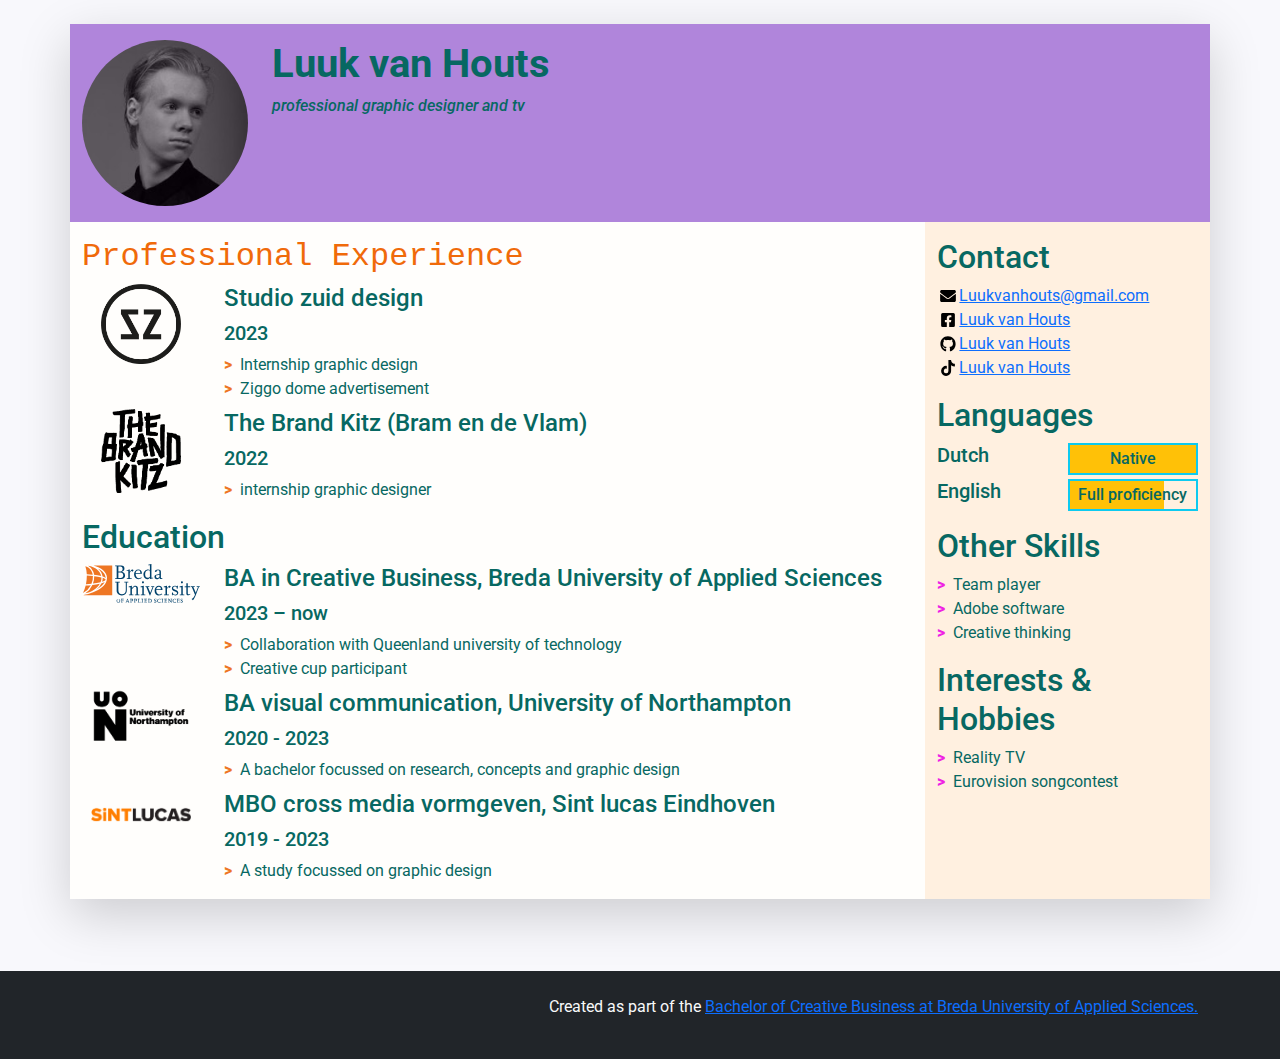
<file: index.html>
<!doctype html>
<html class="h-100" lang="en">
  
  <!-- An HTML document always starts with a "head", i.e. information about the page that isn't directly visible -->
  <head>
    <meta charset="utf-8">
    <meta name="viewport" content="width=device-width, initial-scale=1, shrink-to-fit=no">

    <!-- Links to the CSS styles from Bootstrap. -->
    <!-- -->
    <link href="https://cdn.jsdelivr.net/npm/bootstrap@5.3.3/dist/css/bootstrap.min.css" rel="stylesheet" integrity="sha384-QWTKZyjpPEjISv5WaRU9OFeRpok6YctnYmDr5pNlyT2bRjXh0JMhjY6hW+ALEwIH" crossorigin="anonymous">
    <!-- -->

    <!-- Links to our additional CSS styles -->
    <link rel="stylesheet" href="css/styles.css">
    <link href="newcss.css" rel="stylesheet" type="text/css">
<title>Luuk van Houts's Resumé</title>
  </head>
  <!-- End of the head -->

  <!-- Start of the body, which contains everything visible on the page -->
  <body class="d-flex flex-column h-100 justify-content-between">

    <!--
      We use a Bootstrap container to align contents.
      The "container" class can be replaced by "container-fluid" to make a full width page.
      The "my-sm-4" class adds a margin (m) vertical (y) at sizes small (-sm-) and above, of 4 x 6 pixels
      The "resume-container" class doesn't come from Bootstrap, you can use it for your own styles
    -->
    <div class="container shadow-lg my-sm-4 resume-container">

      <!--
        <header> is a semantic element: it works exactly like <div>, but it gives information about the role of the code below.
        The "row" class is used for the Bootstrap grid.
      -->
      <header class="row resume-header justify-content-center">
        <!--
          A container to wrap around the portrait and align it. We use Bootstrap grid columns.
          This constrains the portrait to columns of decreasing sizes
        -->
        <div class="portrait-container col-5 col-sm-4 col-md-3 col-lg-2">
          <!--
            "w-100" makes sure the image takes the full width of the column it's in
            "rounded-circle" cuts a circle around the image
          -->
          <img class="w-100 rounded-circle my-3" src="images/luukvanhouts.jpeg" alt="Portrait of Luuk van Houts" width="160">
        </div>
        <!--
          A container to wrap around your name and tagline. Full-width at small size, then columns of increasing size.
        -->
        <div class="col-12 col-sm-8 col-md-9 col-lg-10 my-3 header-content">
          <h1 class="fw-bolder">Luuk van Houts</h1>
          <h6 class="fst-italic tagline">professional graphic designer and tv</h6>
        </div>
      </header>

      <!--
        Another row in the Bootstrap grid, for the rest of the résumé.
        Biography and other details will be on top of each other at sizes XS and S, then next to each other.
        Use the "flex-row-reverse" class here to swap the columns around.
      -->
      <div class="row resume-bottom">

        <!--
          <main> is another semantic element. It will contain biographical info (professional experience and education).
        -->
        <main class="col-md-7 col-lg-8 col-xl-9 resume-main">

          <!--
            <section> is yet another semantic element. The first one is for professional experience.
          -->
          <section class="my-3 biography-section">
			  <p class="thenewone">
			  <h2 class="thenewone">Professional Experience</h2>
            <!--
              Each list item (li) in the unordered list (ul) below will be one job.
              "list-unstyled" is a class that hides the bullet points of a list.
            -->
            <ul class="biography-list list-unstyled">

              <!-- Top item (generally the latest or most relevant) in professional experience -->
              <li class="biography-item row mb-2">
                <!-- We're using a grid inside a grid so we can align logos and text -->
                <div class="logo-container col-3 col-sm-2 col-md-3 col-lg-2">
                  <img class="biography-logo mw-100 d-block mx-auto" src="images/schools/studiozuid.png" alt="sz logo" width="80">
                </div>
                <div class="biography-contents col-9 col-sm-10 col-md-9 col-lg-10">
                  <h4>Studio zuid design</h4>
                  <h5>2023</h5>
                  <!-- Use the list below to talk about your achievements -->
                  <ul class="biography-details list-unstyled">
                    <li>Internship graphic design</li>
					  <li>Ziggo dome advertisement</li>
                  </ul>
                </div>
              </li>

              <!-- 2nd item in professional experience -->
              <li class="biography-item row mb-2">
                <div class="logo-container col-3 col-sm-2 col-md-3 col-lg-2">
                <!-- We're using a grid inside a grid so we can align logos and text -->
                  <img class="biography-logo mw-100 d-block mx-auto" src="images/schools/logo-tbk.png" alt="The brand kitz logo" width="80">
                </div>
                <div class="biography-contents col-9 col-sm-10 col-md-9 col-lg-10">
                  <h4>The Brand Kitz (Bram en de Vlam)&nbsp;</h4>
                  <h5>2022</h5>
				<ul class="biography-details list-unstyled">
					<li>internship graphic designer&nbsp;</li>
				</ul>
					
                  <!-- This entry doesn't have a list of achievements, but you can copy-paste the one from above -->
                </div>
              </li>

            </ul>
          </section>

          <!-- We're done with jobs, let's move on to schools -->

          <section class="my-3 biography-section">
            <h2>Education</h2>
            <ul class="biography-list list-unstyled">

              <!-- Top item in education. And by "top", I mean a Bachelor in Creative Business at BUas. -->
              <li class="biography-item row mb-2">
                <div class="logo-container col-3 col-sm-2 col-md-3 col-lg-2">
                  <img class="biography-logo mw-100 d-block mx-auto" src="images/schools/logobuas.svg" alt="buas logo" width="120">
                </div>
                <div class="biography-contents col-9 col-sm-10 col-md-9 col-lg-10">
                  <h4>BA in Creative Business, Breda University of Applied Sciences</h4>
                  <h5>2023 –&nbsp;now</h5>
                  <!-- Use the list below to talk about minors, exchanges, extra-curricular activities. -->
                  <ul class="biography-details list-unstyled">
                    <li>Collaboration with Queenland university of technology </li>
                    <li>Creative cup participant</li>
                  </ul>
                </div>
              </li>

              <!-- 2nd item in education -->
              <li class="biography-item row mb-2">
                <div class="logo-container col-3 col-sm-2 col-md-3 col-lg-2">
                  <img class="biography-logo mw-100 d-block mx-auto" src="images/schools/uon-innovation_centre.png" alt="uon logo" width="100">
                </div>
                <div class="biography-contents col-9 col-sm-10 col-md-9 col-lg-10">
                  <h4>BA visual communication, University of Northampton</h4>
                  <h5>2020 - 2023</h5>
                  <ul class="biography-details list-unstyled">
                    <li>A bachelor focussed on research, concepts and graphic design</li>
                  </ul>
                </div>
              </li>
				 <li class="biography-item row mb-2">
                <div class="logo-container col-3 col-sm-2 col-md-3 col-lg-2">
                  <img class="biography-logo mw-100 d-block mx-auto" src="images/schools/sintlucas-logo.png" alt="sintlucas logo" width="100">
                </div>
                <div class="biography-contents col-9 col-sm-10 col-md-9 col-lg-10">
                  <h4>MBO cross media vormgeven, Sint lucas Eindhoven</h4>
                  <h5>2019 - 2023</h5>
                  <ul class="biography-details list-unstyled">
                    <li>A study focussed on graphic design</li>
                  </ul>
                </div>
              </li>
            </ul>
          </section>

          <!-- This is the end of the "Education" section -->

        </main>

        <!--
          We're done with the first column.
          We now move on to the column with contact details, languages and other skills
          <aside> is also a semantic element.
        -->
        <aside class="col-md-5 col-lg-4 col-xl-3 resume-aside">

          <!-- The first block will be contact details -->
          <section class="my-3 aside-section">
            <h2>Contact</h2>
            <!--
              A list of all your contact details.
              There are more icons in the images/icons folder, have a look if you want to add your LinkedIn or TikTok profile.
              Be careful and only put channels through which you really want to be contacted.
              If your phone number is your personal one, you may want to remove it!
            -->
            <ul class="contact-list list-unstyled">
              <li class="contact-item">
                <a class="d-flex align-items-center" href="mailto:luukvanhouts@gmail.com">
                  <img class="contact-icon" src="images/icons/envelope.svg" alt="Email">
                  Luukvanhouts@gmail.com
                </a>
              </li>
              <li class="contact-item">
                <a class="d-flex align-items-center" href="https://facebook.com/luukvanhouts">
                  <img class="contact-icon" src="images/icons/facebook.svg" alt="Facebook">
                  Luuk van Houts
                </a>
              </li>
              <li class="contact-item">
                <a class="d-flex align-items-center" href="https://github.com/Luukvanhouts">
                  <img class="contact-icon" src="images/icons/github.svg" alt="github">
                  Luuk van Houts
                </a>
              </li>
              <li class="contact-item">
                <a class="d-flex align-items-center" href="https://www.tiktok.com/@Luukvanhouts">
                  <img class="contact-icon" src="images/icons/tiktok.svg" alt="tiktok">
                  Luuk van Houts
                </a>
              </li>
            </ul>
          </section>

          <!-- End of contact details, moving on to languages -->

          <section class="my-3 aside-section">
            <h2>Languages</h2>
            <!-- Each item in the list is a language. Modify, add or remove depending on what you speak -->
            <ul class="language-list list-unstyled">
              <li class="language-item d-flex mb-1">
                <h5 class="language-name w-50">Dutch</h5>
                <div class="language-level w-50 border border-info border-2 position-relative">
                  <!-- The div below is a progress bar. Choose between w-25, w-50, w-75 and w-100 to show your level of fluency -->
                  <div class="language-progress position-absolute bg-warning h-100 w-100"></div>
                  <h6 class="position-absolute w-100 text-center top-0 py-1">Native</h6>
                </div>
              </li>
              <li class="language-item d-flex mb-1">
                <h5 class="language-name w-50">English</h5>
                <div class="language-level w-50 border border-info border-2 position-relative">
                  <!-- The div below is a progress bar. Choose between w-25, w-50, w-75 and w-100 to show your level of fluency -->
                  <div class="language-progress position-absolute bg-warning h-100 w-75"></div>
                  <h6 class="position-absolute w-100 text-center top-0 py-1">Full proficiency</h6>
                </div>
              </li>
			  </ul>
          </section>

          <!-- End of contact details, moving on to other skills -->

          <section class="my-3 aside-section">
            <h2>Other Skills</h2>
            <ul class="skill-list list-unstyled">
              <li class="skill-item">Team player</li>
              <li class="skill-item">Adobe software</li>
              <li class="skill-item">Creative thinking</li>
            </ul>
          </section>

          <!-- End of other skills, moving on to interest and hobbies -->

          <section class="my-3 aside-section">
            <h2>Interests &amp; Hobbies</h2>
            <ul class="skill-list list-unstyled">
              <li class="skill-item">Reality TV</li>
              <li class="skill-item">Eurovision songcontest</li>
            </ul>
          </section>

        </aside>
      </div>
    </div>

    <!-- And now, a footer! -->
    <footer class="bg-dark mt-sm-5 py-4 text-light">
      <p class="container text-end">
        Created as part of the <a href="https://www.buas.nl/en/programmes/creative-business" target="_blank">Bachelor of Creative Business at Breda University of Applied Sciences.</a>
      </p>
    </footer>

  </body>
</html>
</file>
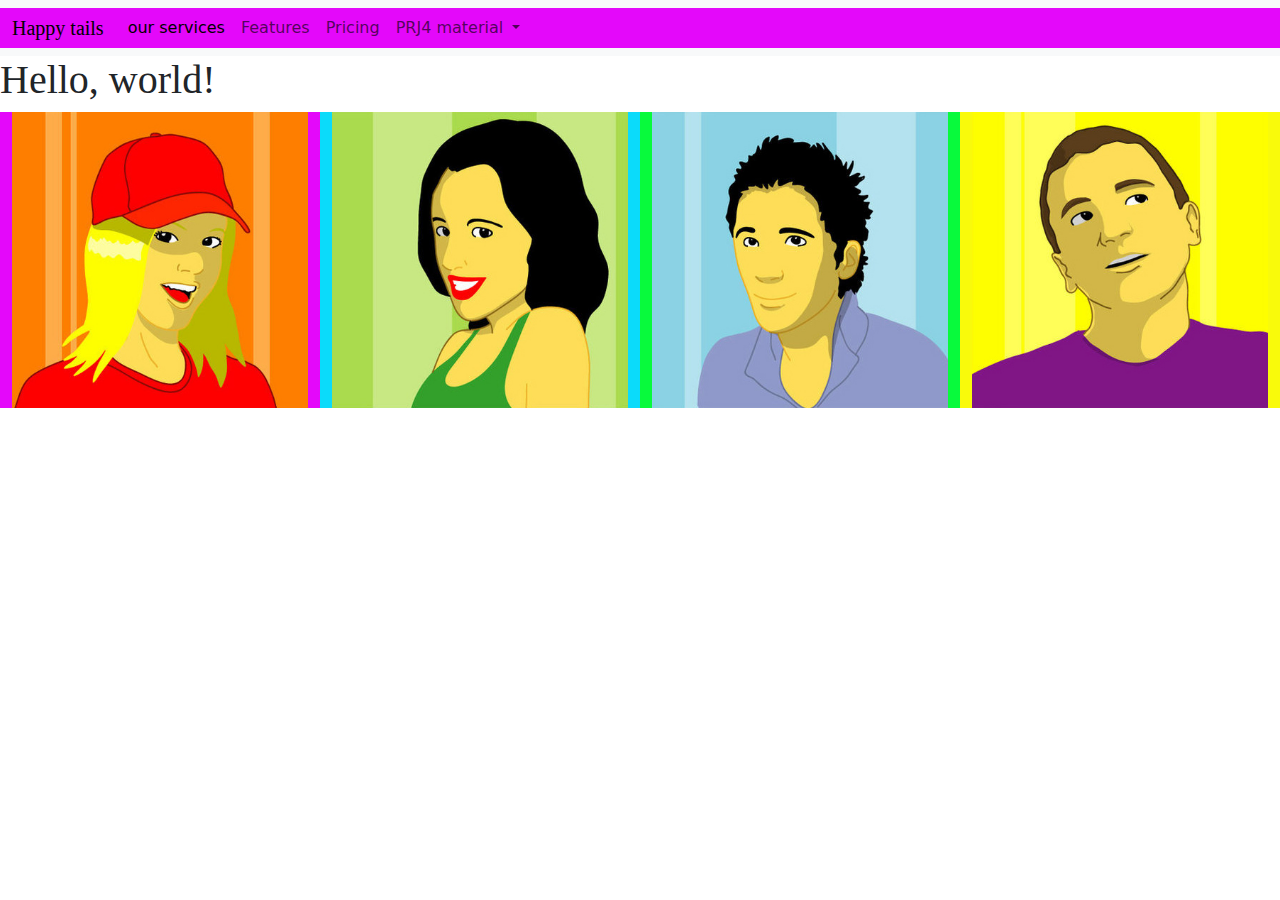
<file: Class4.html>
<!doctype html>
<html lang="en">
<head>
    <meta charset="utf-8">
    <meta name="viewport" content="width=device-width, initial-scale=1">
    <title>Class 4</title>
    <link href="https://cdn.jsdelivr.net/npm/bootstrap@5.3.3/dist/css/bootstrap.min.css" rel="stylesheet" integrity="sha384-QWTKZyjpPEjISv5WaRU9OFeRpok6YctnYmDr5pNlyT2bRjXh0JMhjY6hW+ALEwIH" crossorigin="anonymous">
	
	<link rel="preconnect" href="https://fonts.googleapis.com">
<link rel="preconnect" href="https://fonts.gstatic.com" crossorigin>
<link href="https://fonts.googleapis.com/css2?family=Fontdiner+Swanky&family=Montserrat:ital,wght@0,100..900;1,100..900&family=Playfair+Display:ital,wght@0,400..900;1,400..900&family=Roboto:ital,wght@0,100;0,300;0,400;0,500;0,700;0,900;1,100;1,300;1,400;1,500;1,700;1,900&display=swap" rel="stylesheet">
	
	
	
	
    <link href="css/Myclass4/myclass4.css" rel="stylesheet" type="text/css">
</head>
  <body>
	  <nav class="navbar navbar-expand-lg bg-body-tertiary">
  <div class="container-fluid">
    <a class="navbar-brand fontdiner-swanky-regular" href="#">Happy tails</a>
    <button class="navbar-toggler" type="button" data-bs-toggle="collapse" data-bs-target="#navbarNavDropdown" aria-controls="navbarNavDropdown" aria-expanded="false" aria-label="Toggle navigation">
      <span class="navbar-toggler-icon"></span>
    </button>
    <div class="collapse navbar-collapse" id="navbarNavDropdown">
      <ul class="navbar-nav">
        <li class="nav-item">
          <a class="nav-link active" aria-current="page" href="#">our services</a>
        </li>
        <li class="nav-item">
          <a class="nav-link" href="#">Features</a>
        </li>
        <li class="nav-item">
          <a class="nav-link" href="#">Pricing</a>
        </li>
        <li class="nav-item dropdown">
          <a class="nav-link dropdown-toggle" href="#" role="button" data-bs-toggle="dropdown" aria-expanded="false">
            PRJ4 material
          </a>
          <ul class="dropdown-menu">
            <li><a class="dropdown-item" href="#">Marketing</a></li>
            <li><a class="dropdown-item" href="#">Content</a></li>
            <li><a class="dropdown-item" href="#">Management</a></li>
          </ul>
        </li>
      </ul>
    </div>
  </div>
</nav>
	  
    <h1 class="fontdiner-swanky-regular">Hello, world!</h1>
	  
	  <div class="container-fluid text-center">
  <div class="row">
    <div class="col-xs-12 col-md-6 col-lg-3 colorluuka"><img src="images/employers/girl1.jpg" class="img-fluid" width="417" height="417" alt=""/></div>
    <div class="col-xs-12 col-md-6 col-lg-3 colorluukb"><img src="images/employers/girl2.jpg" class="img-fluid" width="417" height="417" alt=""/></div>
    <div class="col-xs-12 col-md-6 col-lg-3 colorluukc"><img src="images/employers/boy1.jpg" class="img-fluid" width="417" height="417" alt=""/></div>
	<div class="col-xs-12 col-md-6 col-lg-3 colorluukd"><img src="images/employers/boy2.jpg" class="img-fluid" width="417" height="417" alt=""/></div>
  </div>
</div>

	  
	  
	  
	  
	  
	  
    <script src="https://cdn.jsdelivr.net/npm/bootstrap@5.3.3/dist/js/bootstrap.bundle.min.js" integrity="sha384-YvpcrYf0tY3lHB60NNkmXc5s9fDVZLESaAA55NDzOxhy9GkcIdslK1eN7N6jIeHz" crossorigin="anonymous"></script>
  </body>
</html>
</file>
<file: css/styles.css>
/* Use this file to use your own styles*/

/* Import declaration to use Google Fonts - check https://fonts.google.com/ for details */

@import url('https://fonts.googleapis.com/css2?family=Montserrat:ital,wght@0,100..900;1,100..900&family=Roboto:ital,wght@0,100;0,300;0,400;0,500;0,700;0,900;1,100;1,300;1,400;1,500;1,700;1,900&display=swap');

/* Styles for the body */

body {
	font-family: Lato, "Open Sans", Roboto, "Segoe UI", "Helvetica Neue", Helvetica, Arial, sans-serif;
	color: #076862;
	background-color: #f8f8fc;
}

/* Styles for custom classes in the document. (There are more, try to find them out!) */

.resume-header {
    background-color: #B085DB;
}

.resume-main {
	background-color: #fffefc;
}

.resume-aside {
	background-color: #fff0e0;
}

/* Styles for lists in the document */

.biography-details li::before, .skill-list li::before {
	content: ">";
	font-weight: 800;
	display: inline-block;
	width: 1em;
	margin-left: -1em;
	color: #EE22E4;
}

.biography-details li::before {
	color: #EE7623;
}

.biography-details li, .skill-list li {
	padding-left: 1em;
}

/* Styles for contact icons */

.contact-icon {
	height: 1em;
	flex-basis: 1.4em;
}
.newfont {
	color: #059084;
	font-family: Gotham, "Helvetica Neue", Helvetica, Arial, sans-serif;
	font-weight: 1600;
	font-size: 54
}
</file>
<file: newcss.css>
@charset "UTF-8";

.thenewone {
    color: #F06A0A;
    font-family: Consolas, "Andale Mono", "Lucida Console", "Lucida Sans Typewriter", Monaco, "Courier New", "monospace"
}
</file>
<file: css/Myclass4/myclass4.css>
@charset "UTF-8";
.mybox {
    width: 120px;
    height: 120px;
    background-color: #05CDDB;
    padding-left: 0px;
    padding-top: 36px;
    text-align: center;
    margin-left: 399px;
    margin-top: 99px;
}
.mybox2 {
    width: 120px;
    height: 120px;
    background-color: #05B0DD;
    text-align: center;
    padding-top: 31px;
}

.fontdiner-swanky-regular {
  font-family: "Fontdiner Swanky", serif;
  font-weight: 400;
  font-style: normal;
}


.container-fluid {
	
  background-color: #E408FA;
	
}

.colorluuka { background-color: #E408FA;}
.colorluukb { background-color: #0BDBFA;}
.colorluukc { background-color: #08FA3C;}
.colorluukd { background-color: #F9FA0B;}
</file>
